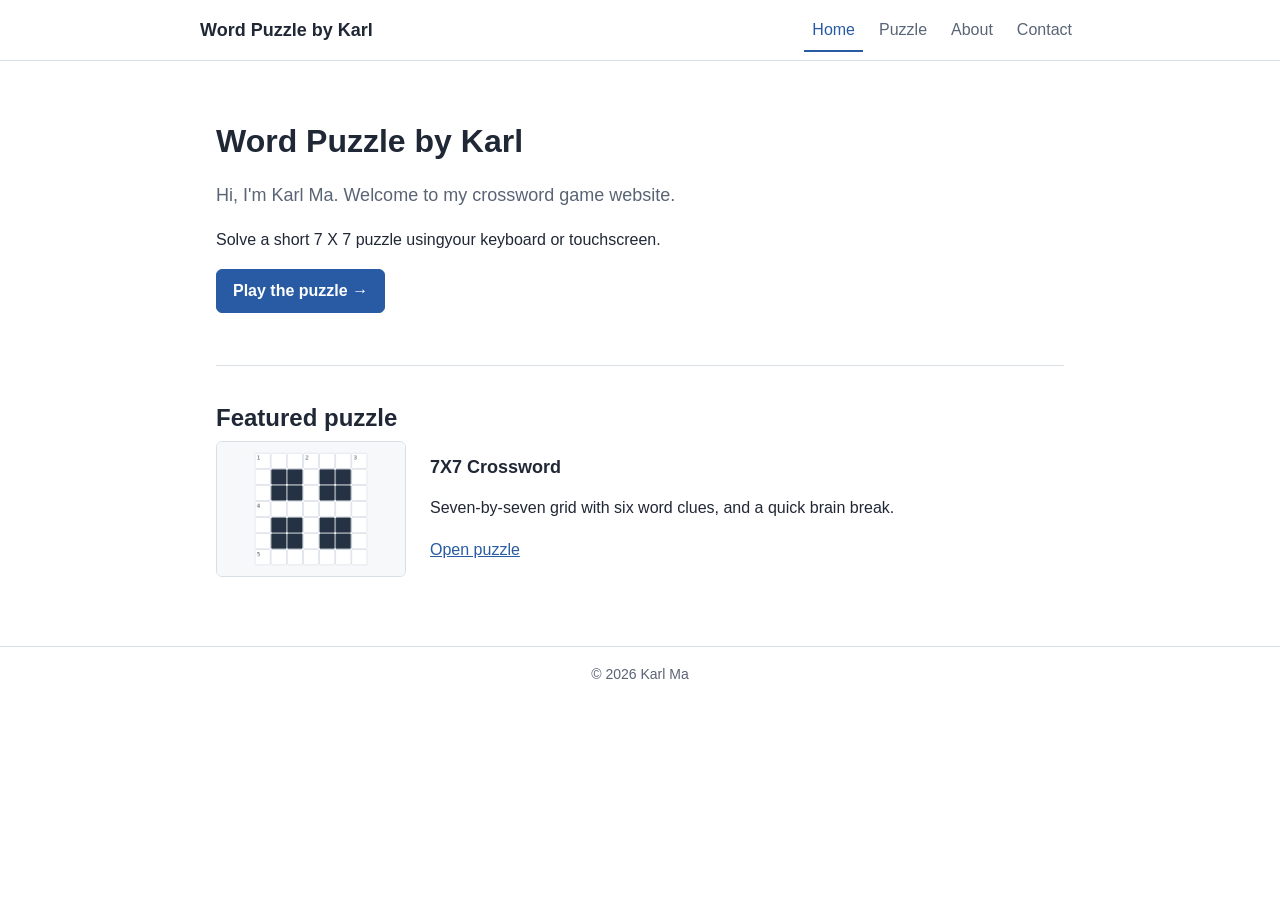
<file: index.html>
<!DOCTYPE html>
<html lang="en">
<head>
  <meta charset="utf-8">
  <meta name="viewport" content="width=device-width, initial-scale=1">
  <meta name="description" content="Word Puzzle by Karl — a mini crossword and personal website by Karl Ma.">
  <title>Home | Word Puzzle by Karl</title>
  <link rel="icon" href="images/favicon.svg" type="image/svg+xml">
  <link rel="stylesheet" href="common.css">
  <link rel="stylesheet" href="home.css">
</head>
<body>
  <header class="site-header">
    <a class="brand" href="index.html">Word Puzzle by Karl</a>
    <nav class="site-nav" aria-label="Main navigation"><ul class="nav-list">
      <li><a class="nav-link" href="index.html" aria-current="page">Home</a></li>
      <li><a class="nav-link" href="puzzle/puzzle.html">Puzzle</a></li>
      <li><a class="nav-link" href="about/about.html">About</a></li>
      <li><a class="nav-link" href="contact/contact.html">Contact</a></li>
    </ul></nav>
  </header>
  <main class="container">
    <section class="hero" aria-labelledby="welcome-heading">
      <h1 id="welcome-heading">Word Puzzle by Karl</h1>
      <p class="lead">Hi, I'm Karl Ma. Welcome to my crossword game website.</p>
      <p>Solve a short 7 X 7 puzzle usingyour keyboard or touchscreen.</p>
      <p><a class="button" href="puzzle/puzzle.html">Play the puzzle →</a></p>
    </section>
    <section aria-labelledby="featured-heading" class="featured">
      <h2 id="featured-heading">Featured puzzle</h2>
      <article class="feature-row">
        <img src="images/crossword-preview.png" width="420" height="300" alt="Preview of a seven-by-seven crossword puzzle">
        <div>
          <h3>7X7 Crossword</h3>
          <p>Seven-by-seven grid with six word clues, and a quick brain break.</p>
          <a href="puzzle/puzzle.html">Open puzzle</a>
        </div>
      </article>
    </section>
  </main>
  <footer class="site-footer"><p>© 2026 Karl Ma</p></footer>
</body>
</html>
</file>
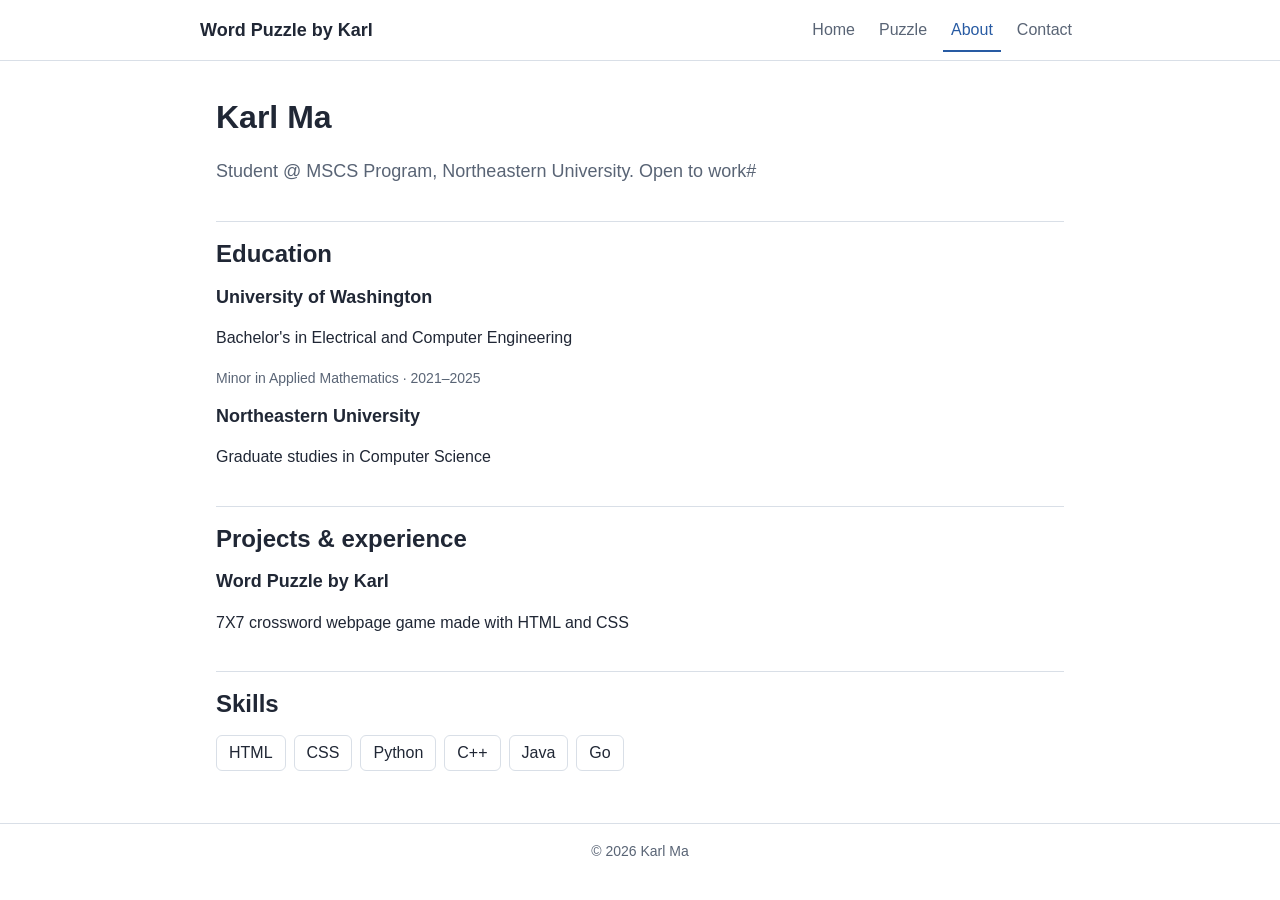
<file: about/about.html>
<!DOCTYPE html>
<html lang="en">
<head>
  <meta charset="utf-8">
  <meta name="viewport" content="width=device-width, initial-scale=1">
  <meta name="description" content="Learn about Karl Ma, creator of Word Puzzle by Karl.">
  <title>About | Word Puzzle by Karl</title>
  <link rel="icon" href="../images/favicon.svg" type="image/svg+xml">
  <link rel="stylesheet" href="../common.css">
  <link rel="stylesheet" href="about.css">
</head>
<body>
  <header class="site-header">
    <a class="brand" href="../index.html">Word Puzzle by Karl</a>
    <nav class="site-nav" aria-label="Main navigation"><ul class="nav-list">
      <li><a class="nav-link" href="../index.html">Home</a></li>
      <li><a class="nav-link" href="../puzzle/puzzle.html">Puzzle</a></li>
      <li><a class="nav-link" href="about.html" aria-current="page">About</a></li>
      <li><a class="nav-link" href="../contact/contact.html">Contact</a></li>
    </ul></nav>
  </header>
  <main class="container">
    <h1>Karl Ma</h1>
    <p class="lead">Student @ MSCS Program, Northeastern University. Open to work#</p>
    <section class="block" aria-labelledby="education-heading">
      <h2 id="education-heading">Education</h2>
      <article>
        <h3>University of Washington</h3>
        <p>Bachelor's in Electrical and Computer Engineering</p>
        <p class="meta">Minor in Applied Mathematics · 2021–2025</p>
      </article>
      <article>
        <h3>Northeastern University</h3>
        <p>Graduate studies in Computer Science</p>
      </article>
    </section>
    <section class="block" aria-labelledby="experience-heading">
      <h2 id="experience-heading">Projects &amp; experience</h2>
      <article>
        <h3>Word Puzzle by Karl</h3>
        <p>7X7 crossword webpage game made with HTML and CSS</p>
      </article>
    </section>
    <section class="block" aria-labelledby="skills-heading">
      <h2 id="skills-heading">Skills</h2>
      <ul class="tags"><li>HTML</li><li>CSS</li><li>Python</li><li>C++</li><li>Java</li><li>Go</li></ul>
    </section>
  </main>
  <footer class="site-footer"><p>© 2026 Karl Ma</p></footer>
</body>
</html>
</file>
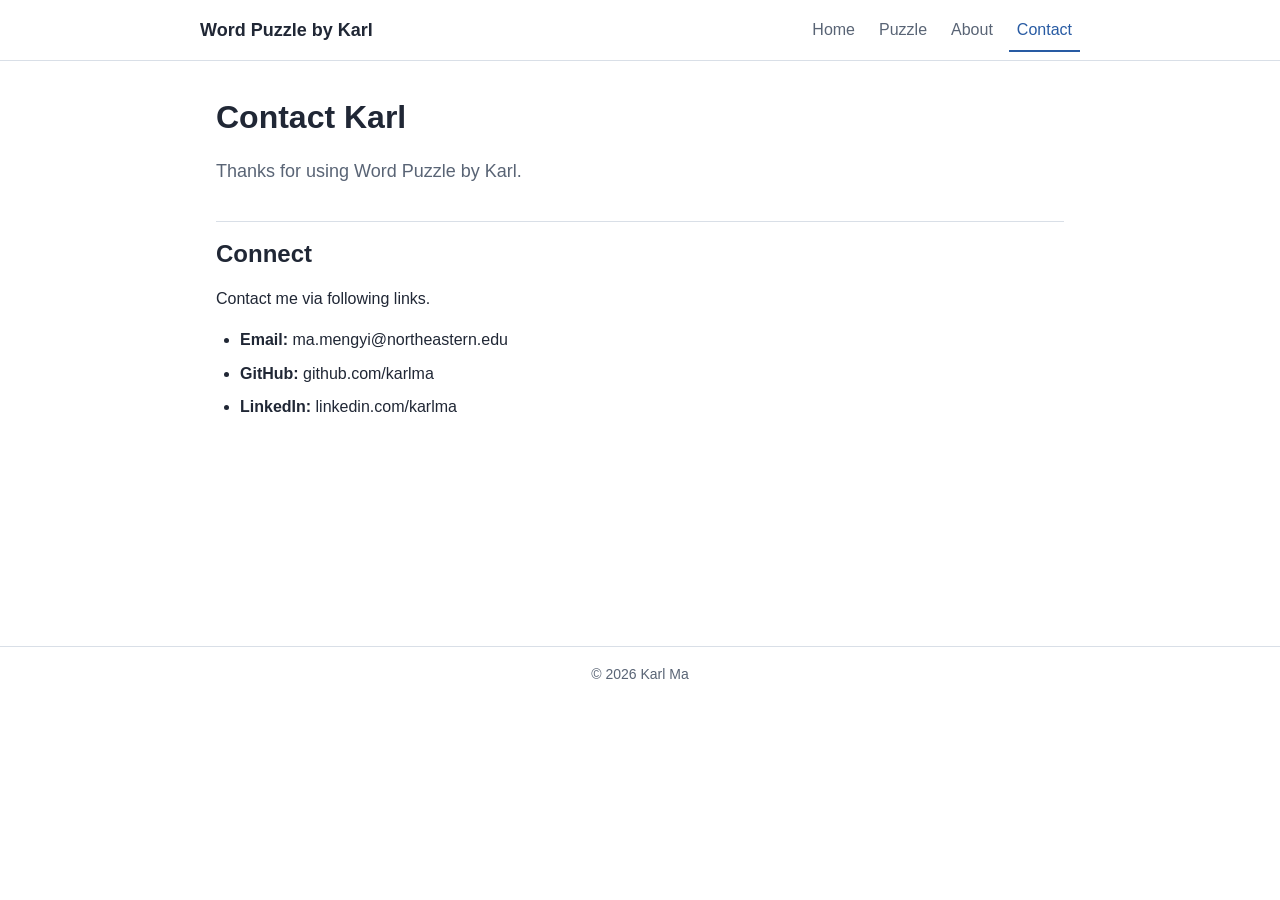
<file: contact/contact.html>
<!DOCTYPE html>
<html lang="en">
<head>
  <meta charset="utf-8">
  <meta name="viewport" content="width=device-width, initial-scale=1">
  <meta name="description" content="Contact information for Karl Ma.">
  <title>Contact | Word Puzzle by Karl</title>
  <link rel="icon" href="../images/favicon.svg" type="image/svg+xml">
  <link rel="stylesheet" href="../common.css">
  <link rel="stylesheet" href="contact.css">
</head>
<body>
  <header class="site-header">
    <a class="brand" href="../index.html">Word Puzzle by Karl</a>
    <nav class="site-nav" aria-label="Main navigation"><ul class="nav-list">
      <li><a class="nav-link" href="../index.html">Home</a></li>
      <li><a class="nav-link" href="../puzzle/puzzle.html">Puzzle</a></li>
      <li><a class="nav-link" href="../about/about.html">About</a></li>
      <li><a class="nav-link" href="contact.html" aria-current="page">Contact</a></li>
    </ul></nav>
  </header>
  <main class="container">
    <h1>Contact Karl</h1>
    <p class="lead">Thanks for using Word Puzzle by Karl.</p>
    <section class="block" aria-labelledby="contact-heading">
      <h2 id="contact-heading">Connect</h2>
      <p>Contact me via following links.</p>
      <ul class="contact-list">
        <li><strong>Email:</strong> ma.mengyi@northeastern.edu</li>
        <li><strong>GitHub:</strong> github.com/karlma </li>
        <li><strong>LinkedIn:</strong> linkedin.com/karlma</li>
      </ul>
    </section>
  </main>
  <footer class="site-footer"><p>© 2026 Karl Ma</p></footer>
</body>
</html>
</file>
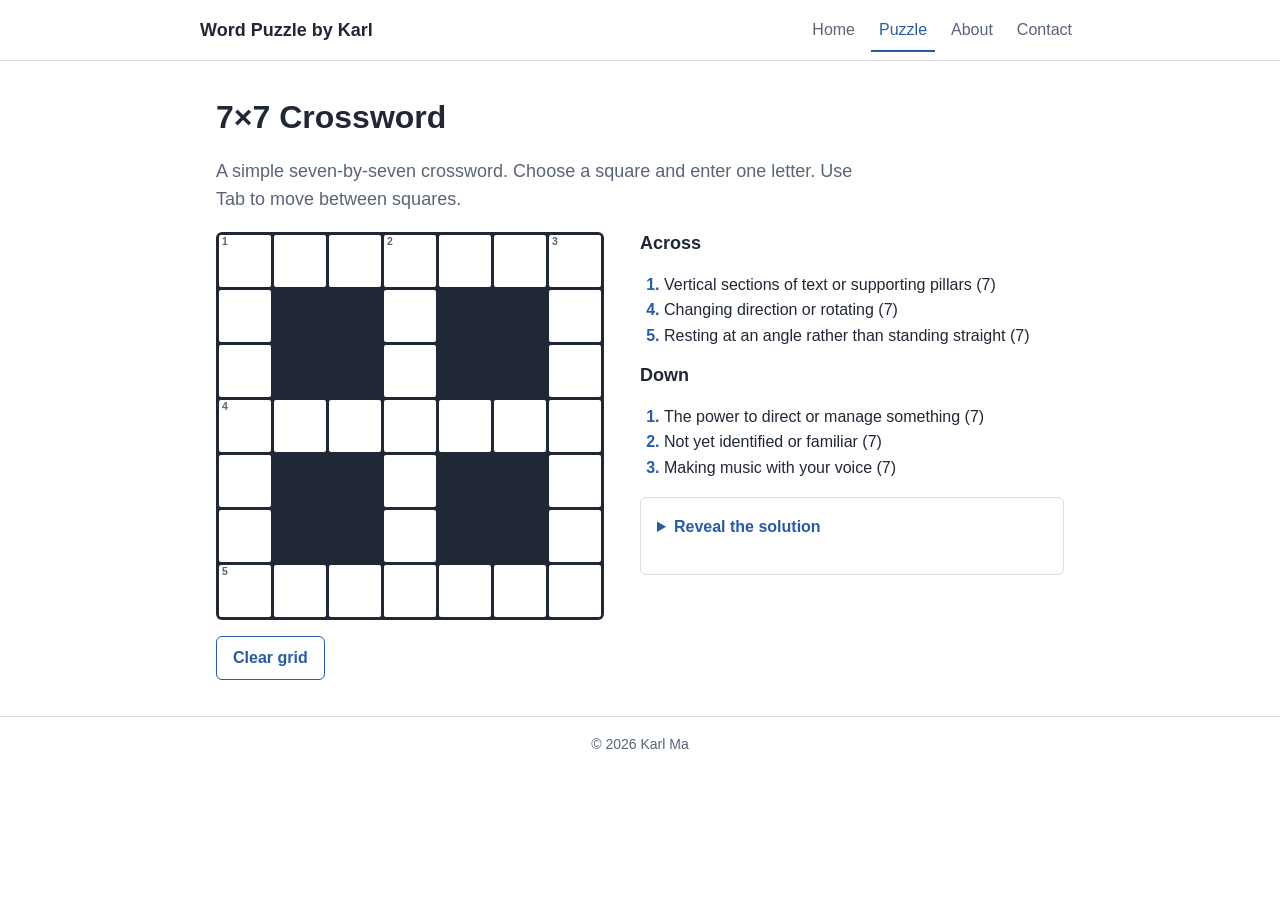
<file: puzzle/puzzle.html>
<!DOCTYPE html>
<html lang="en">
<head>
  <meta charset="utf-8">
  <meta name="viewport" content="width=device-width, initial-scale=1">
  <meta name="description" content="Word Puzzle by Karl — a simple crossword and portfolio.">
  <title>Puzzle | Word Puzzle by Karl</title>
  <link rel="icon" href="../images/favicon.svg" type="image/svg+xml">
  <link rel="stylesheet" href="../common.css">
  <link rel="stylesheet" href="puzzle.css">
  
</head>
<body>
  <header class="site-header">
    <a class="brand" href="../">Word Puzzle by Karl</a>
    <nav class="site-nav" aria-label="Main">
      <ul class="nav-list">
        <li><a class="nav-link" href="../index.html">Home</a></li>
        <li><a class="nav-link" href="./puzzle.html" aria-current="page">Puzzle</a></li>
        <li><a class="nav-link" href="../about/about.html">About</a></li>
        <li><a class="nav-link" href="../contact/contact.html">Contact</a></li>
      </ul>
    </nav>
  </header>

  <main class="container">
    <h1>7×7 Crossword</h1>
    <p class="lead">A simple seven-by-seven crossword. Choose a square and enter one letter. Use Tab to move between squares.</p>

    <section class="puzzle" aria-labelledby="puzzle-heading">
      <h2 id="puzzle-heading" class="visually-hidden">Puzzle</h2>

      <form class="puzzle__play" aria-label="Crossword grid">
        <div class="board" role="group" aria-label="7 by 7 crossword grid">
          <label class="cell"><span class="cell__num" aria-hidden="true">1</span><input type="text" maxlength="1" pattern="[Cc]" required placeholder=" " autocomplete="off" aria-label="Row 1, column 1, 1 Across, 1 Down"></label>
          <label class="cell"><input type="text" maxlength="1" pattern="[Oo]" required placeholder=" " autocomplete="off" aria-label="Row 1, column 2, 1 Across"></label>
          <label class="cell"><input type="text" maxlength="1" pattern="[Ll]" required placeholder=" " autocomplete="off" aria-label="Row 1, column 3, 1 Across"></label>
          <label class="cell"><span class="cell__num" aria-hidden="true">2</span><input type="text" maxlength="1" pattern="[Uu]" required placeholder=" " autocomplete="off" aria-label="Row 1, column 4, 1 Across, 2 Down"></label>
          <label class="cell"><input type="text" maxlength="1" pattern="[Mm]" required placeholder=" " autocomplete="off" aria-label="Row 1, column 5, 1 Across"></label>
          <label class="cell"><input type="text" maxlength="1" pattern="[Nn]" required placeholder=" " autocomplete="off" aria-label="Row 1, column 6, 1 Across"></label>
          <label class="cell"><span class="cell__num" aria-hidden="true">3</span><input type="text" maxlength="1" pattern="[Ss]" required placeholder=" " autocomplete="off" aria-label="Row 1, column 7, 1 Across, 3 Down"></label>
          <label class="cell"><input type="text" maxlength="1" pattern="[Oo]" required placeholder=" " autocomplete="off" aria-label="Row 2, column 1, 1 Down"></label>
          <div class="cell cell--block" aria-hidden="true"></div>
          <div class="cell cell--block" aria-hidden="true"></div>
          <label class="cell"><input type="text" maxlength="1" pattern="[Nn]" required placeholder=" " autocomplete="off" aria-label="Row 2, column 4, 2 Down"></label>
          <div class="cell cell--block" aria-hidden="true"></div>
          <div class="cell cell--block" aria-hidden="true"></div>
          <label class="cell"><input type="text" maxlength="1" pattern="[Ii]" required placeholder=" " autocomplete="off" aria-label="Row 2, column 7, 3 Down"></label>
          <label class="cell"><input type="text" maxlength="1" pattern="[Nn]" required placeholder=" " autocomplete="off" aria-label="Row 3, column 1, 1 Down"></label>
          <div class="cell cell--block" aria-hidden="true"></div>
          <div class="cell cell--block" aria-hidden="true"></div>
          <label class="cell"><input type="text" maxlength="1" pattern="[Kk]" required placeholder=" " autocomplete="off" aria-label="Row 3, column 4, 2 Down"></label>
          <div class="cell cell--block" aria-hidden="true"></div>
          <div class="cell cell--block" aria-hidden="true"></div>
          <label class="cell"><input type="text" maxlength="1" pattern="[Nn]" required placeholder=" " autocomplete="off" aria-label="Row 3, column 7, 3 Down"></label>
          <label class="cell"><span class="cell__num" aria-hidden="true">4</span><input type="text" maxlength="1" pattern="[Tt]" required placeholder=" " autocomplete="off" aria-label="Row 4, column 1, 4 Across, 1 Down"></label>
          <label class="cell"><input type="text" maxlength="1" pattern="[Uu]" required placeholder=" " autocomplete="off" aria-label="Row 4, column 2, 4 Across"></label>
          <label class="cell"><input type="text" maxlength="1" pattern="[Rr]" required placeholder=" " autocomplete="off" aria-label="Row 4, column 3, 4 Across"></label>
          <label class="cell"><input type="text" maxlength="1" pattern="[Nn]" required placeholder=" " autocomplete="off" aria-label="Row 4, column 4, 4 Across, 2 Down"></label>
          <label class="cell"><input type="text" maxlength="1" pattern="[Ii]" required placeholder=" " autocomplete="off" aria-label="Row 4, column 5, 4 Across"></label>
          <label class="cell"><input type="text" maxlength="1" pattern="[Nn]" required placeholder=" " autocomplete="off" aria-label="Row 4, column 6, 4 Across"></label>
          <label class="cell"><input type="text" maxlength="1" pattern="[Gg]" required placeholder=" " autocomplete="off" aria-label="Row 4, column 7, 4 Across, 3 Down"></label>
          <label class="cell"><input type="text" maxlength="1" pattern="[Rr]" required placeholder=" " autocomplete="off" aria-label="Row 5, column 1, 1 Down"></label>
          <div class="cell cell--block" aria-hidden="true"></div>
          <div class="cell cell--block" aria-hidden="true"></div>
          <label class="cell"><input type="text" maxlength="1" pattern="[Oo]" required placeholder=" " autocomplete="off" aria-label="Row 5, column 4, 2 Down"></label>
          <div class="cell cell--block" aria-hidden="true"></div>
          <div class="cell cell--block" aria-hidden="true"></div>
          <label class="cell"><input type="text" maxlength="1" pattern="[Ii]" required placeholder=" " autocomplete="off" aria-label="Row 5, column 7, 3 Down"></label>
          <label class="cell"><input type="text" maxlength="1" pattern="[Oo]" required placeholder=" " autocomplete="off" aria-label="Row 6, column 1, 1 Down"></label>
          <div class="cell cell--block" aria-hidden="true"></div>
          <div class="cell cell--block" aria-hidden="true"></div>
          <label class="cell"><input type="text" maxlength="1" pattern="[Ww]" required placeholder=" " autocomplete="off" aria-label="Row 6, column 4, 2 Down"></label>
          <div class="cell cell--block" aria-hidden="true"></div>
          <div class="cell cell--block" aria-hidden="true"></div>
          <label class="cell"><input type="text" maxlength="1" pattern="[Nn]" required placeholder=" " autocomplete="off" aria-label="Row 6, column 7, 3 Down"></label>
          <label class="cell"><span class="cell__num" aria-hidden="true">5</span><input type="text" maxlength="1" pattern="[Ll]" required placeholder=" " autocomplete="off" aria-label="Row 7, column 1, 5 Across, 1 Down"></label>
          <label class="cell"><input type="text" maxlength="1" pattern="[Ee]" required placeholder=" " autocomplete="off" aria-label="Row 7, column 2, 5 Across"></label>
          <label class="cell"><input type="text" maxlength="1" pattern="[Aa]" required placeholder=" " autocomplete="off" aria-label="Row 7, column 3, 5 Across"></label>
          <label class="cell"><input type="text" maxlength="1" pattern="[Nn]" required placeholder=" " autocomplete="off" aria-label="Row 7, column 4, 5 Across, 2 Down"></label>
          <label class="cell"><input type="text" maxlength="1" pattern="[Ii]" required placeholder=" " autocomplete="off" aria-label="Row 7, column 5, 5 Across"></label>
          <label class="cell"><input type="text" maxlength="1" pattern="[Nn]" required placeholder=" " autocomplete="off" aria-label="Row 7, column 6, 5 Across"></label>
          <label class="cell"><input type="text" maxlength="1" pattern="[Gg]" required placeholder=" " autocomplete="off" aria-label="Row 7, column 7, 5 Across, 3 Down"></label>
        </div>
        <p class="solved" role="status"><strong>Solved!</strong> Every letter is right.</p>
        <button class="button button--secondary" type="reset">Clear grid</button>
      </form>

      <div class="clues">
        <section aria-labelledby="across-heading">
          <h3 id="across-heading">Across</h3>
          <ol>
            <li value="1">Vertical sections of text or supporting pillars (7)</li>
            <li value="4">Changing direction or rotating (7)</li>
            <li value="5">Resting at an angle rather than standing straight (7)</li>
          </ol>
        </section>

        <section aria-labelledby="down-heading">
          <h3 id="down-heading">Down</h3>
          <ol>
            <li value="1">The power to direct or manage something (7)</li>
            <li value="2">Not yet identified or familiar (7)</li>
            <li value="3">Making music with your voice (7)</li>
          </ol>
        </section>

        <details class="reveal">
          <summary>Reveal the solution</summary>
          <h4>Across</h4>
          <p>1 COLUMNS · 4 TURNING · 5 LEANING</p>
          <h4>Down</h4>
          <p>1 CONTROL · 2 UNKNOWN · 3 SINGING</p>
        </details>
      </div>
    </section>
  </main>
  <footer class="site-footer">
  <p>© 2026 Karl Ma</p>
</footer>
</body>
</html>
</file>
<file: common.css>
:root {
  --color-bg: #fff;
  --color-border: #d9dfe7;
  --color-text: #202735;
  --color-muted: #596475;
  --color-accent: #285ba3;
  --color-soft: #eaf2ff;
  --color-success: #166534;
  --space-1: .5rem;
  --space-2: 1rem;
  --space-3: 1.5rem;
  --space-4: 2.25rem;
  --container: 55rem;
  --radius: .375rem;
}

* { box-sizing: border-box; }
body { margin: 0; background: var(--color-bg); color: var(--color-text); font: 1rem/1.6 Arial, Helvetica, sans-serif; }
a { color: var(--color-accent); }
a:hover { text-decoration: none; }
:focus-visible { outline: 3px solid var(--color-accent); outline-offset: 2px; }
h1, h2, h3 { margin: 0 0 var(--space-1); line-height: 1.3; }
h1 { font-size: 2rem; }
h2 { font-size: 1.5rem; }
h3 { font-size: 1.125rem; }
p { max-width: 65ch; }
img { max-width: 100%; height: auto; }
.container { max-width: var(--container); min-height: 65vh; margin: auto; padding: var(--space-4) var(--space-2); }
.lead, .meta { color: var(--color-muted); }
.lead { font-size: 1.125rem; }
.meta { font-size: .875rem; }

.site-header { position: sticky; top: 0; z-index: 10; display: flex; align-items: center; justify-content: space-between; gap: var(--space-2); padding: var(--space-1) max(var(--space-2), calc((100vw - var(--container))/2)); border-bottom: 1px solid var(--color-border); background: #fff; }
.brand { display: flex; align-items: center; min-height: 44px; color: var(--color-text); font-size: 1.125rem; font-weight: bold; text-decoration: none; }
.nav-list { display: flex; gap: var(--space-1); margin: 0; padding: 0; list-style: none; }
.nav-link { display: flex; align-items: center; justify-content: center; min-height: 44px; padding: 0 var(--space-1); color: var(--color-muted); text-decoration: none; }
.nav-link:hover, .nav-link[aria-current="page"] { color: var(--color-accent); }
.nav-link[aria-current="page"] { box-shadow: inset 0 -2px var(--color-accent); }
.button { display: inline-flex; align-items: center; justify-content: center; min-height: 44px; padding: .5rem 1rem; border: 1px solid var(--color-accent); border-radius: var(--radius); background: var(--color-accent); color: #fff; font: inherit; font-weight: bold; text-decoration: none; cursor: pointer; }
.button:hover { background: #1e4780; color: #fff; }
.button--secondary { background: #fff; color: var(--color-accent); }
.button--secondary:hover { background: var(--color-soft); color: var(--color-accent); }
.site-footer { padding: var(--space-2); border-top: 1px solid var(--color-border); color: var(--color-muted); font-size: .875rem; text-align: center; }
.site-footer p { margin: auto; }
.block { margin-top: var(--space-4); padding-top: var(--space-2); border-top: 1px solid var(--color-border); }

@media (max-width: 40rem) {
  body { padding-bottom: 3.5rem; }
  .container { padding-top: var(--space-3); }
  .brand { font-size: 1rem; }
  .site-nav { position: fixed; right: 0; bottom: 0; left: 0; z-index: 10; border-top: 1px solid var(--color-border); background: #fff; }
  .nav-list { gap: 0; }
  .nav-list li { flex: 1; }
  .nav-link { min-height: 3.5rem; padding: 0; font-size: .875rem; }
  .nav-link[aria-current="page"] { box-shadow: inset 0 2px var(--color-accent); }
}
</file>
<file: home.css>
.hero { padding: var(--space-3) 0 var(--space-4); border-bottom: 1px solid var(--color-border); }
.hero h1 { margin-bottom: var(--space-2); }
.featured { padding-top: var(--space-4); }
.feature-row { display: flex; flex-wrap: wrap; align-items: center; gap: var(--space-3); }
.feature-row img { width: 190px; border: 1px solid var(--color-border); border-radius: var(--radius); }
</file>
<file: about/about.css>
.block article { margin: var(--space-2) 0; }
.tags { display: flex; flex-wrap: wrap; gap: var(--space-1); padding: 0; list-style: none; }
.tags li { padding: .25rem .75rem; border: 1px solid var(--color-border); border-radius: var(--radius); }
</file>
<file: contact/contact.css>
.contact-list { padding-left: var(--space-3); }
.contact-list li { margin-bottom: var(--space-1); }
</file>
<file: puzzle/puzzle.css>
/* 7×7 crossword */
.visually-hidden { position: absolute; width: 1px; height: 1px; overflow: hidden; clip-path: inset(50%); white-space: nowrap; }
.puzzle { display: grid; gap: var(--space-4); align-items: start; }
.puzzle__play { display: flex; flex-direction: column; align-items: flex-start; gap: var(--space-2); min-width: 0; }
.board {
  --cell: clamp(2rem, calc((100vw - 3rem - 24px) / 7), 3.25rem);
  display: grid;
  grid-template-columns: repeat(7, var(--cell));
  gap: 3px;
  padding: 3px;
  border-radius: var(--radius);
  background: var(--color-text);
}
.cell { position: relative; aspect-ratio: 1; border-radius: 2px; background: #fff; }
.cell--block { background: transparent; }
.cell input { width: 100%; height: 100%; border: 0; border-radius: inherit; background: transparent; color: var(--color-text); font: bold calc(var(--cell) * .48) Arial, sans-serif; text-align: center; text-transform: uppercase; }
.cell input:focus { background: var(--color-soft); }
.cell input:focus-visible { outline: 3px solid var(--color-accent); outline-offset: -3px; }
.cell__num { position: absolute; top: 2px; left: 3px; color: var(--color-muted); font-size: .65rem; font-weight: bold; line-height: 1; pointer-events: none; }
.solved { display: none; margin: 0; padding: var(--space-1) var(--space-2); border: 2px solid var(--color-success); border-radius: var(--radius); color: var(--color-success); }
.board:not(:has(input:invalid, input:placeholder-shown)) + .solved { display: block; }
.clues ol { padding-left: var(--space-3); }
.clues li::marker { color: var(--color-accent); font-weight: bold; }
.reveal { padding: var(--space-2); border: 1px solid var(--color-border); border-radius: var(--radius); background: #fff; }
.reveal summary { min-height: 44px; color: var(--color-accent); font-weight: bold; cursor: pointer; }
@media (min-width: 52rem) { .puzzle { grid-template-columns: auto minmax(0, 1fr); } }
</file>
